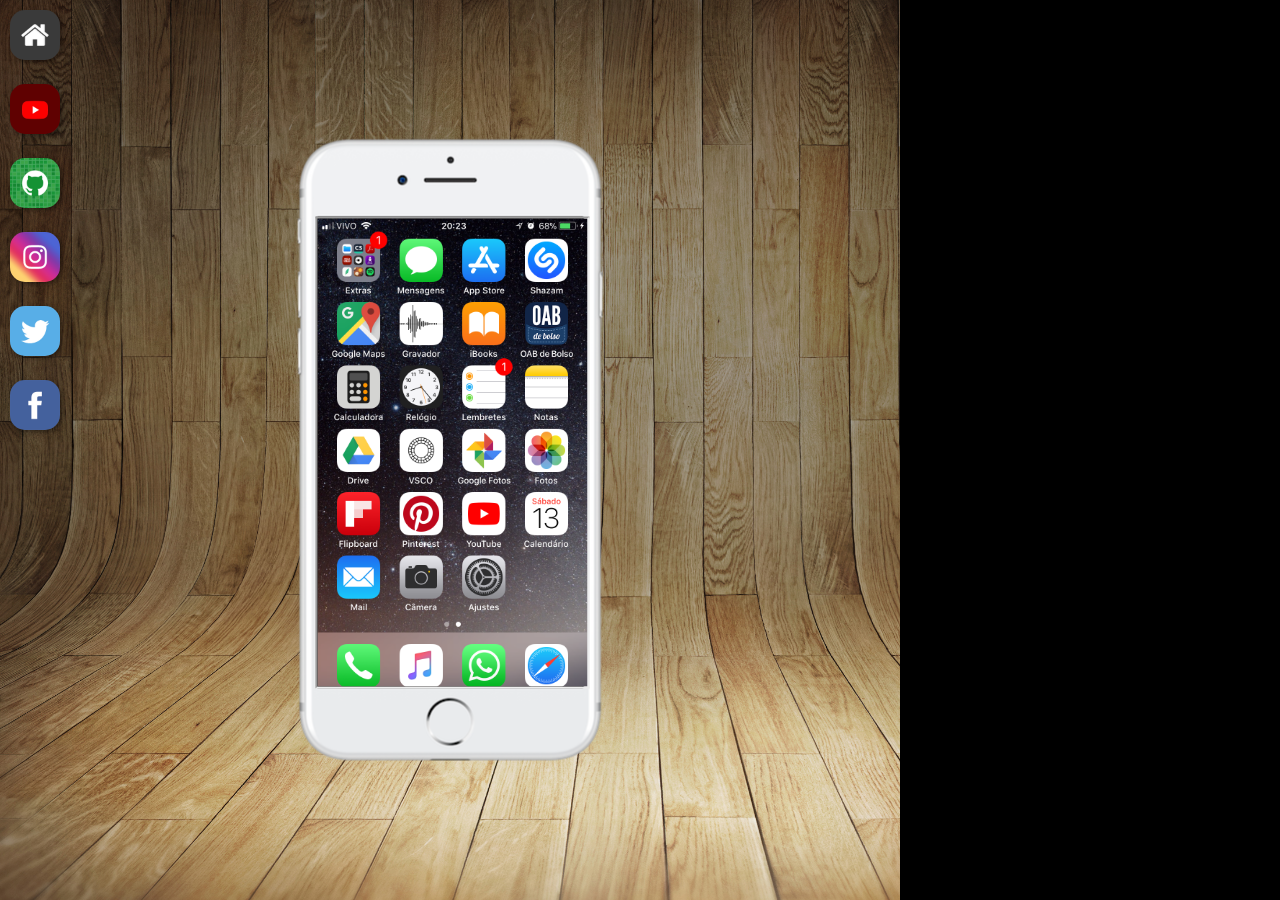
<file: index.html>
<!DOCTYPE html>
<html lang="pt-br">
<head>
    <meta charset="UTF-8">
    <meta name="viewport" content="width=device-width, initial-scale=1.0">
    <link rel="shortcut icon" href="favicon.ico" type="image/x-icon">
    <link rel="stylesheet" href="estilos/style.css">
    <title>Projeto Redes Sociais</title>
</head>
<body>
    <main>
        <section id="telefone">
            <iframe src="home.html" name="tela" id="tela"></iframe>
        </section>
        <section id="redes-socias">
            <a href="home.html" target="tela"> <img src="imagens/logo-home.jpg" alt=""></a></br>
            <a href="youtube.html" target="tela"><img src="imagens/logo-youtube.jpg" alt=""></a></br>
            <a href="github.html"target="tela"><img src="imagens/logo-github.jpg" alt=""></a></br>
            <a href="instagram.html" target="tela"><img src="imagens/logo-instagram.jpg" alt=""></a></br>
            <a href="twitter.html" target="tela"><img src="imagens/logo-twitter.jpg" alt=""></a></br>
            <a href="facebook.html" target="tela"><img src="imagens/logo-facebook.jpg" alt=""></a></br>
        </section>
    </main>
    
</body>
</html>
</file>
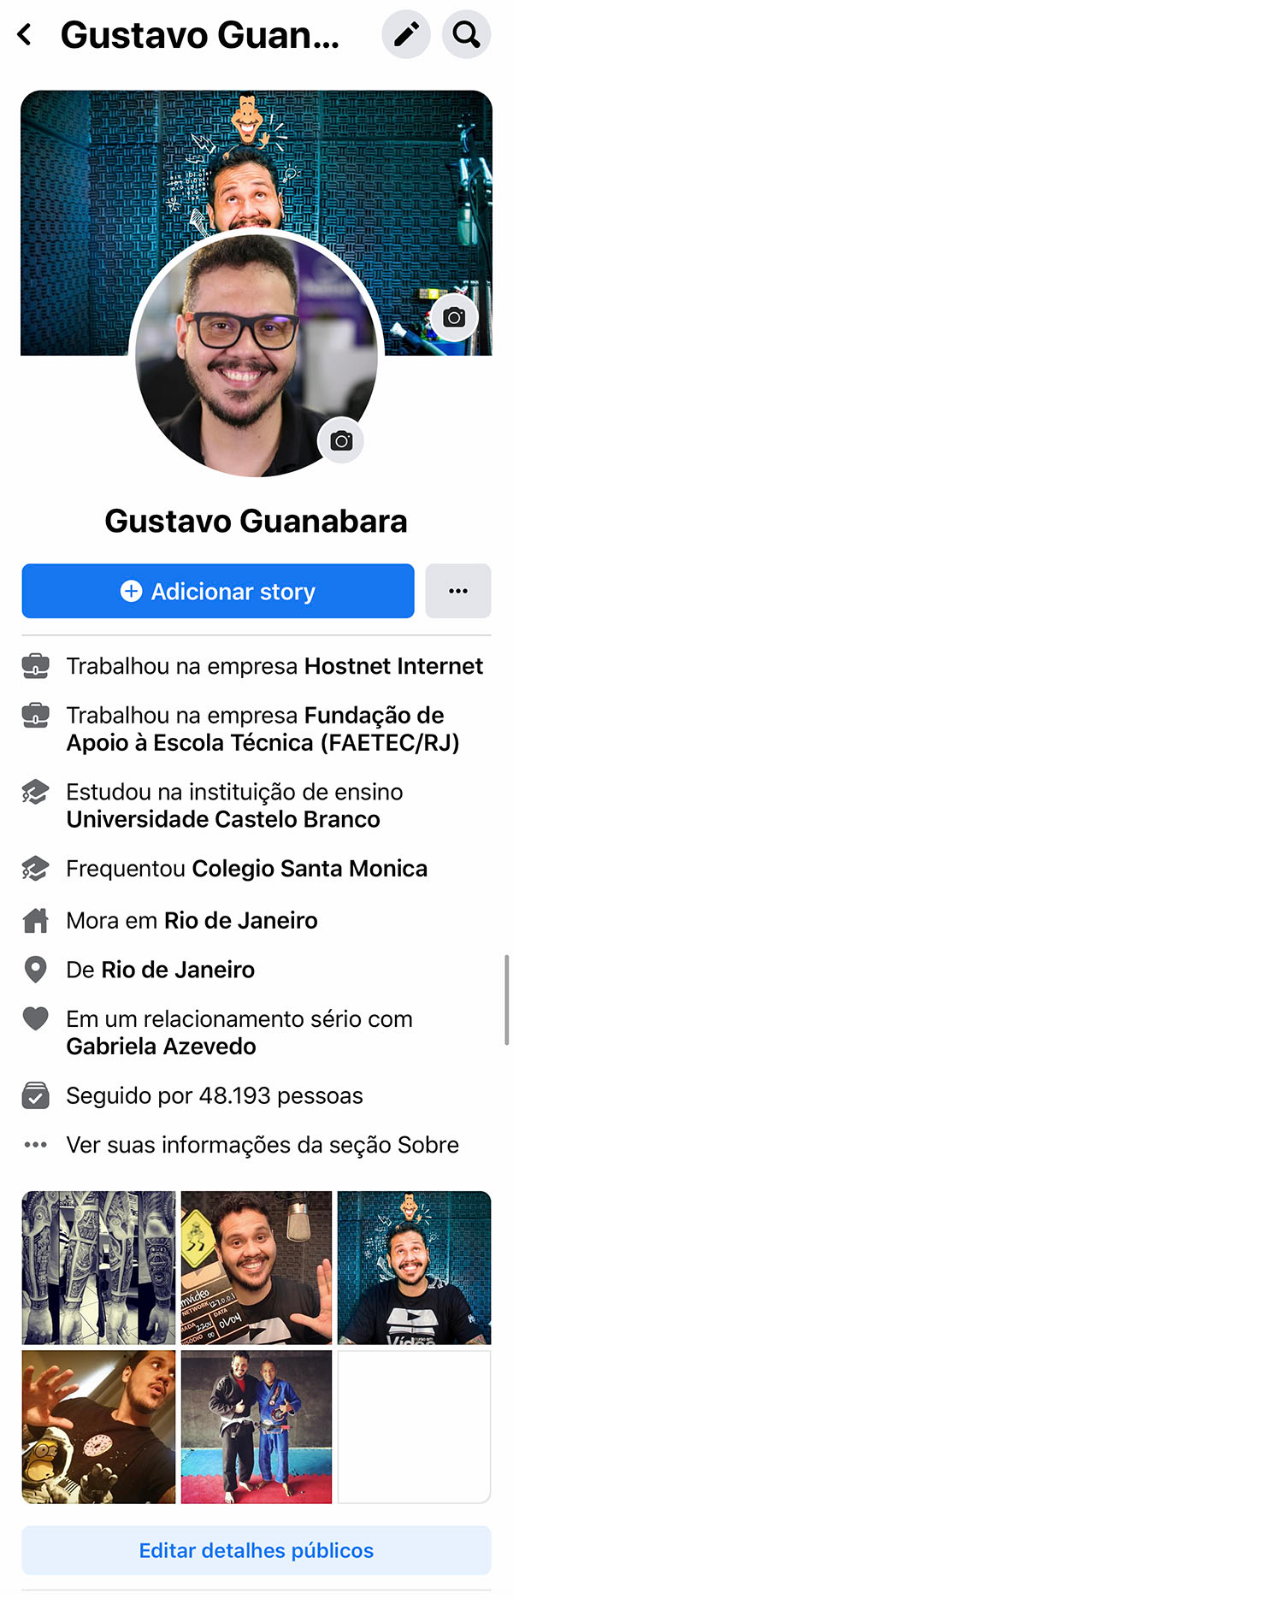
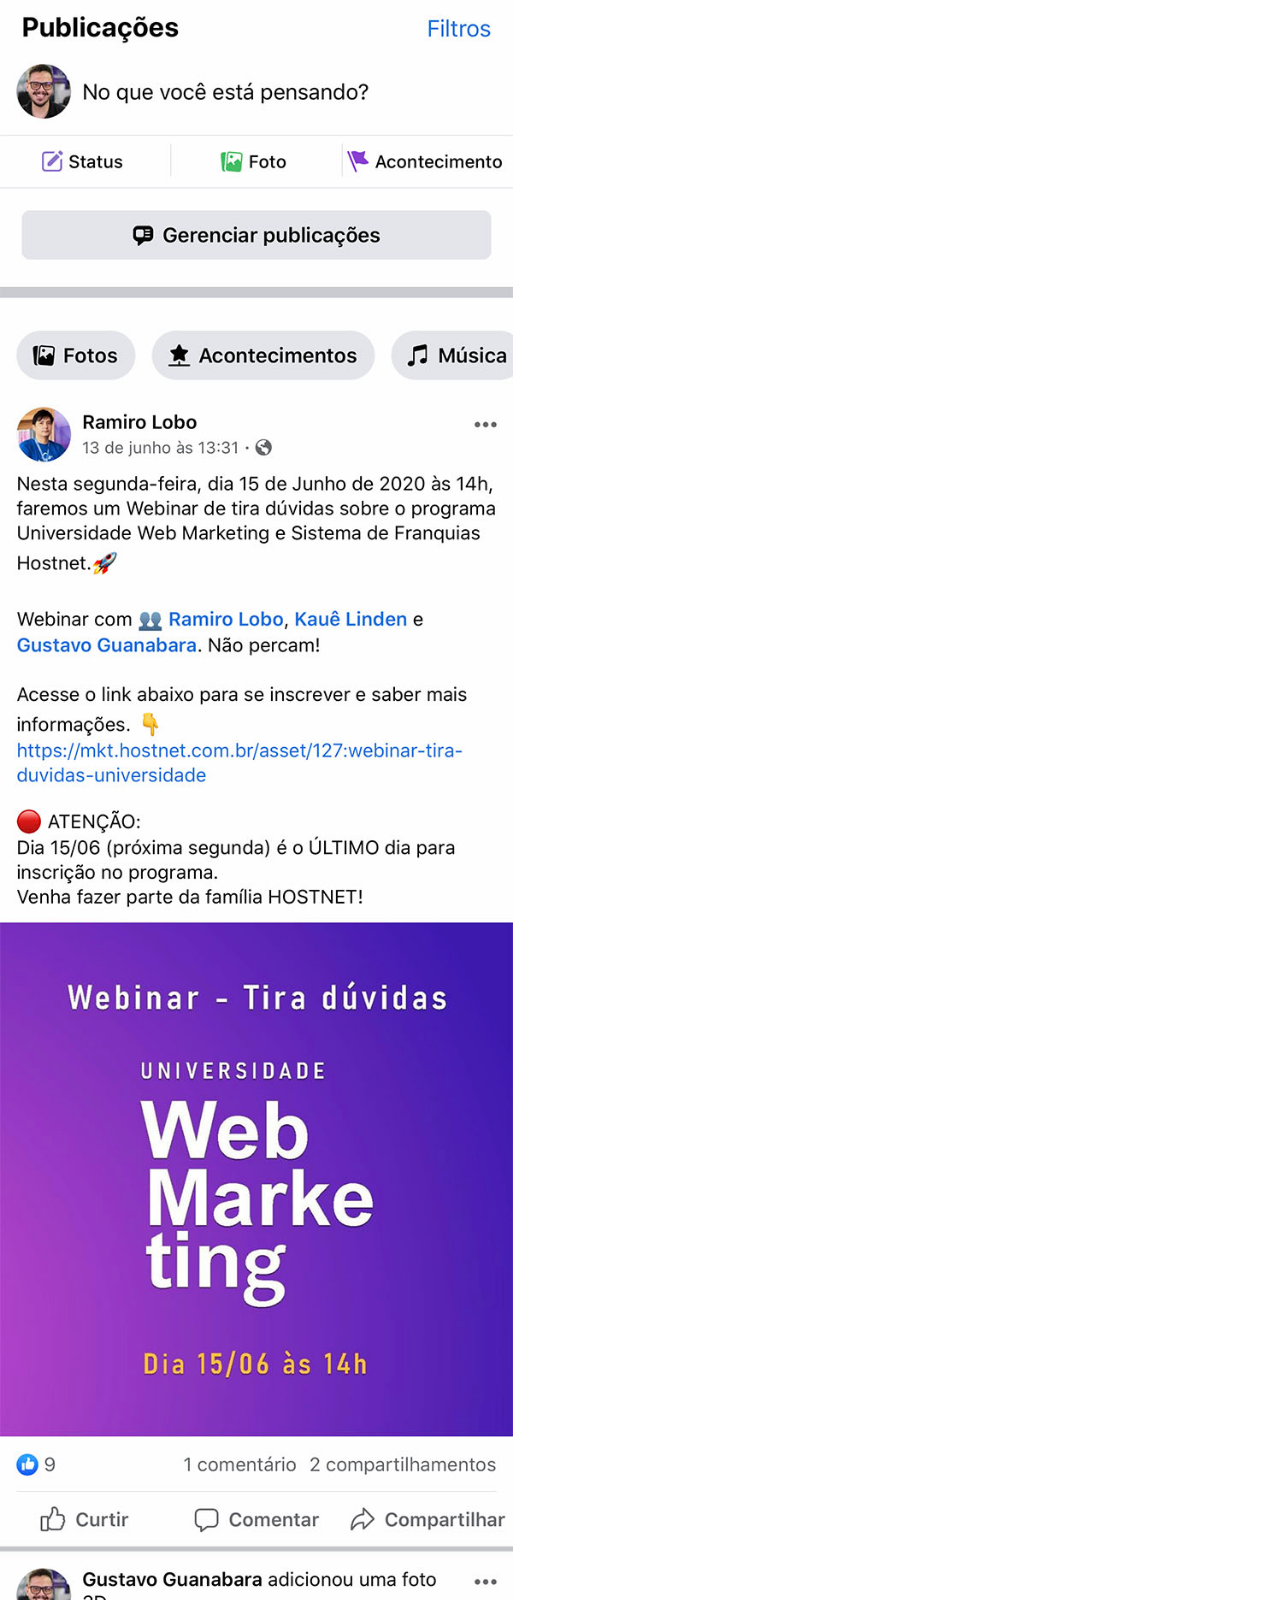
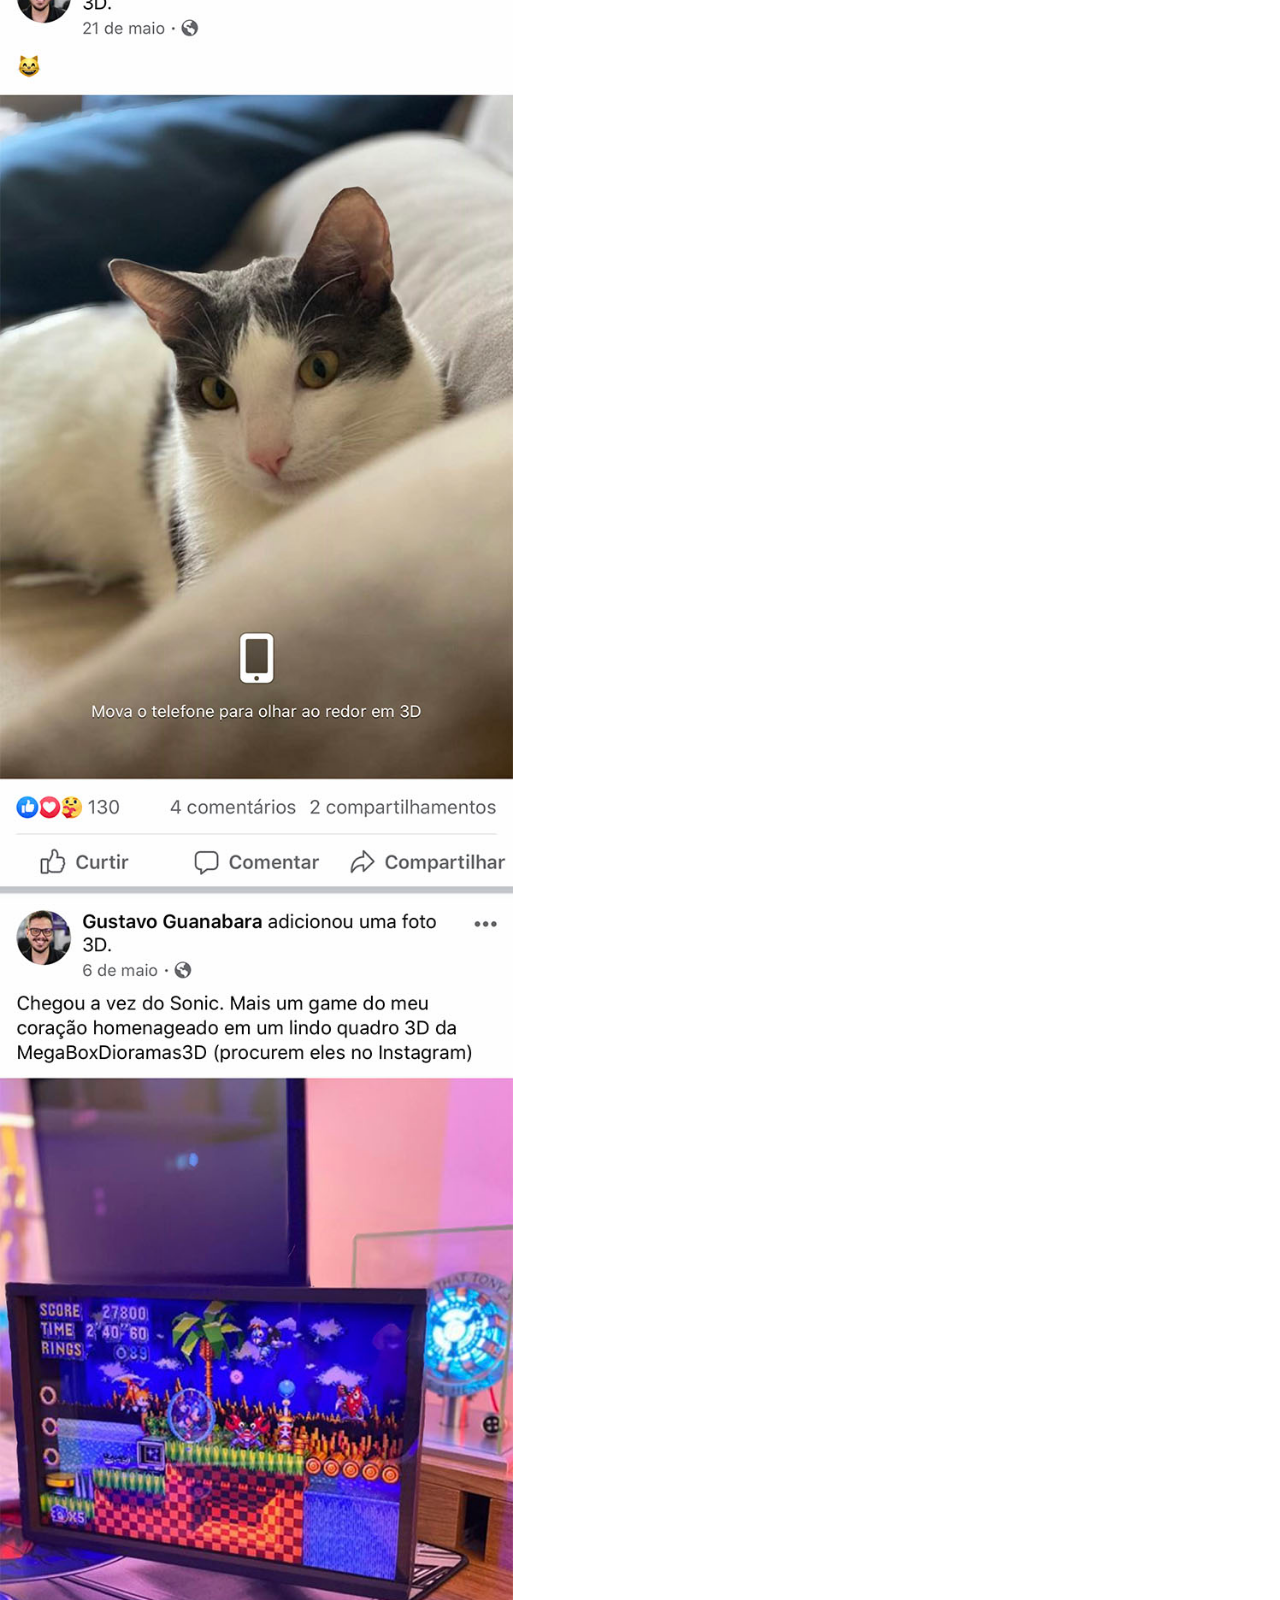
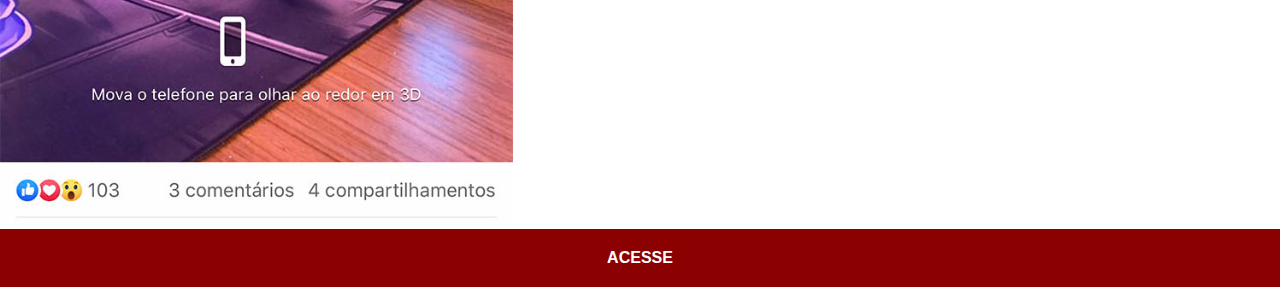
<file: facebook.html>
<!DOCTYPE html>
<html lang="pt-br">
<head>
    <meta charset="UTF-8">
    <meta name="viewport" content="width=device-width, initial-scale=1.0">
    <title>facebook</title>
    <link rel="stylesheet" href="estilos/social.css">
</head>
<body>
    <img src="imagens/tela-facebook.jpg" alt="">
    <a href="https://www.facebook.com/gustavoguanabara/?locale=pt_BR" target="_blank">ACESSE</a>
    
</body>
</html>
</file>
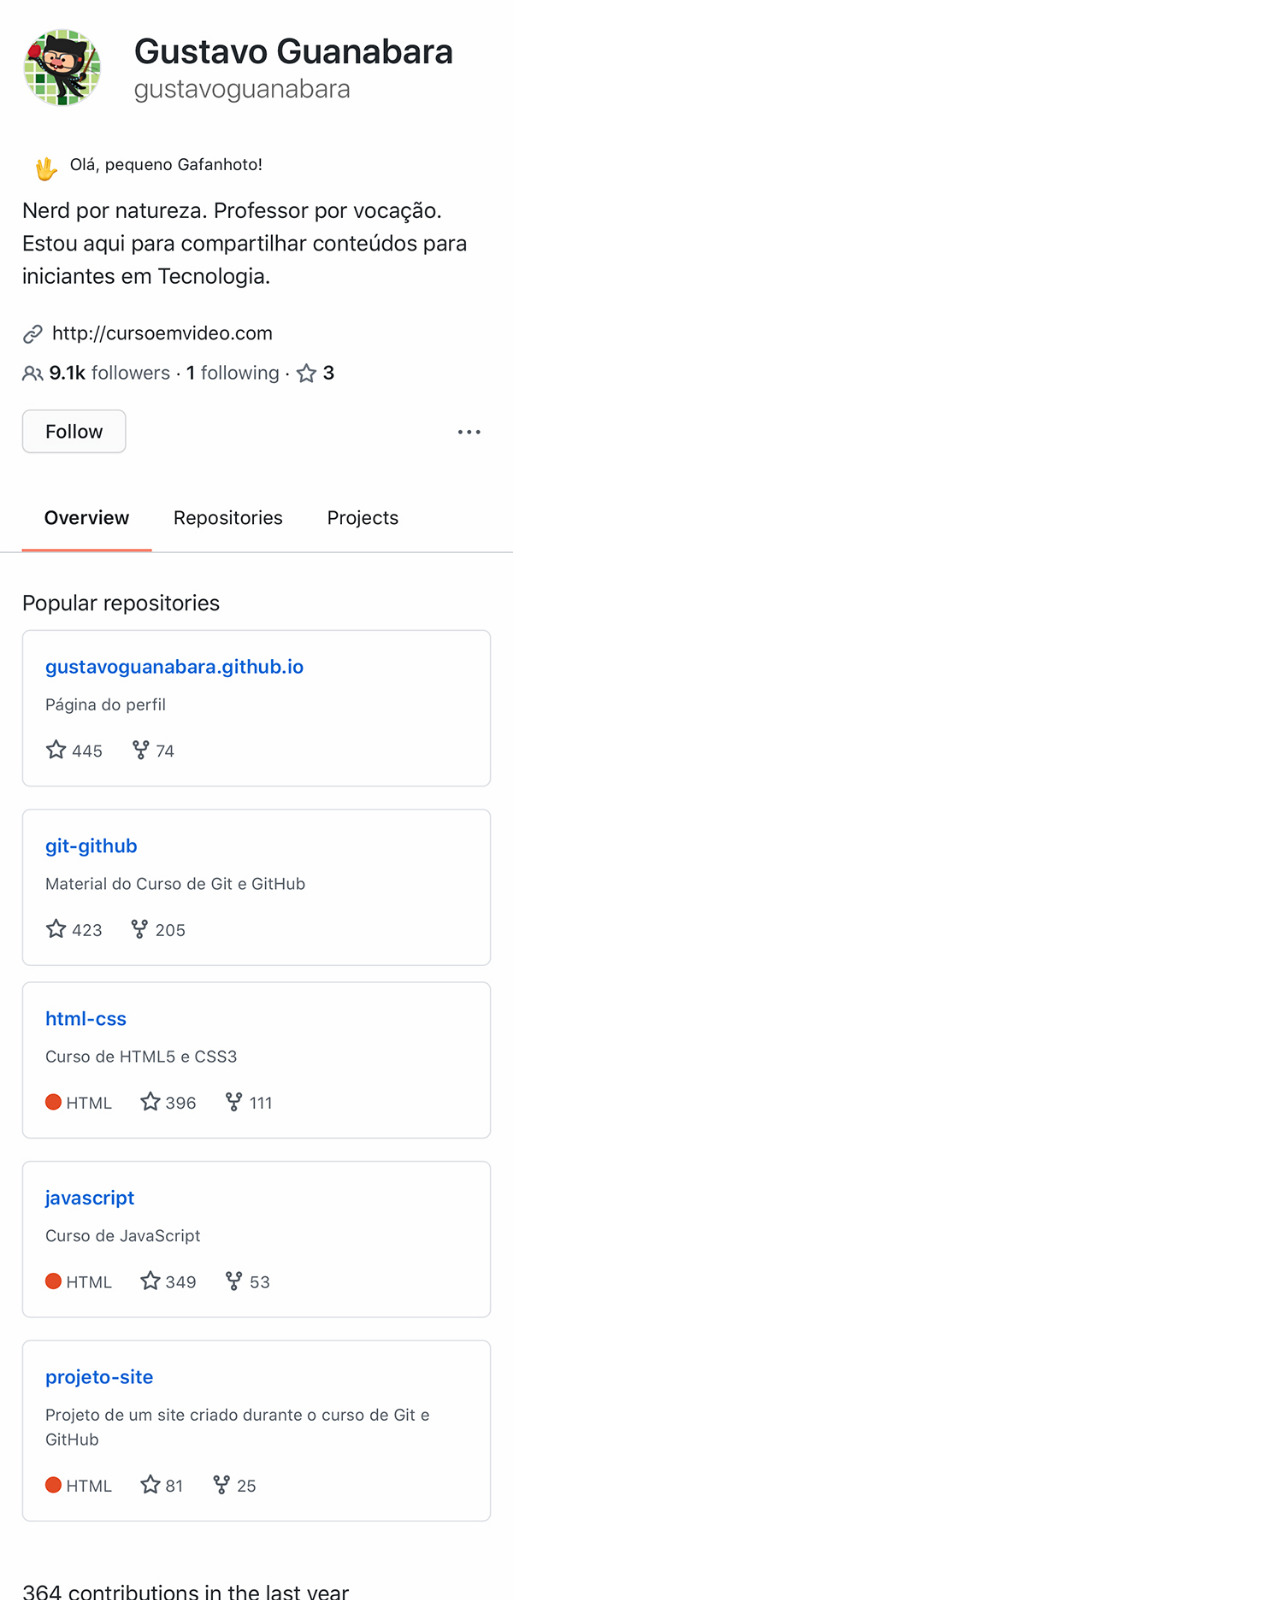
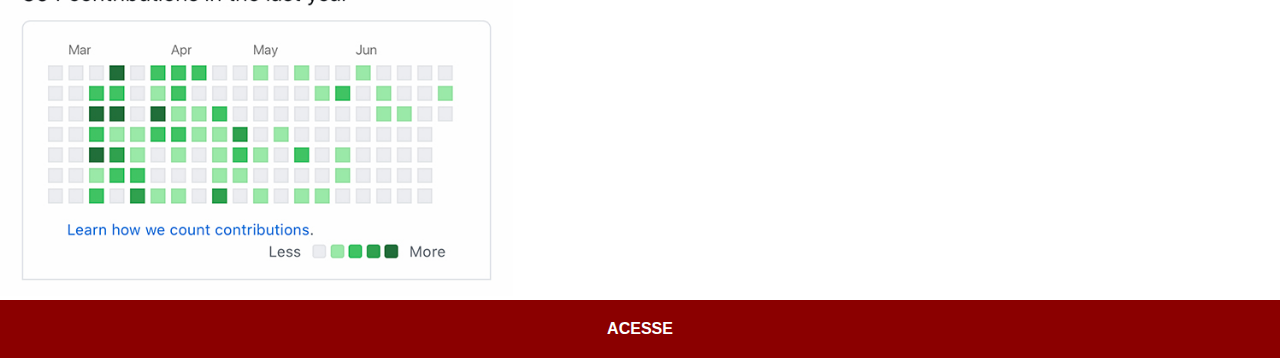
<file: github.html>
<!DOCTYPE html>
<html lang="pt-br">
<head>
    <meta charset="UTF-8">
    <meta name="viewport" content="width=device-width, initial-scale=1.0">
    <title>GitHub</title>
    <link rel="stylesheet" href="estilos/social.css">
</head>
<body>
    <img src="imagens/tela-github.jpg" alt="">
    <a href="https://github.com/gustavoguanabara" target="_blank">ACESSE</a>
    
</body>
</html>
</file>
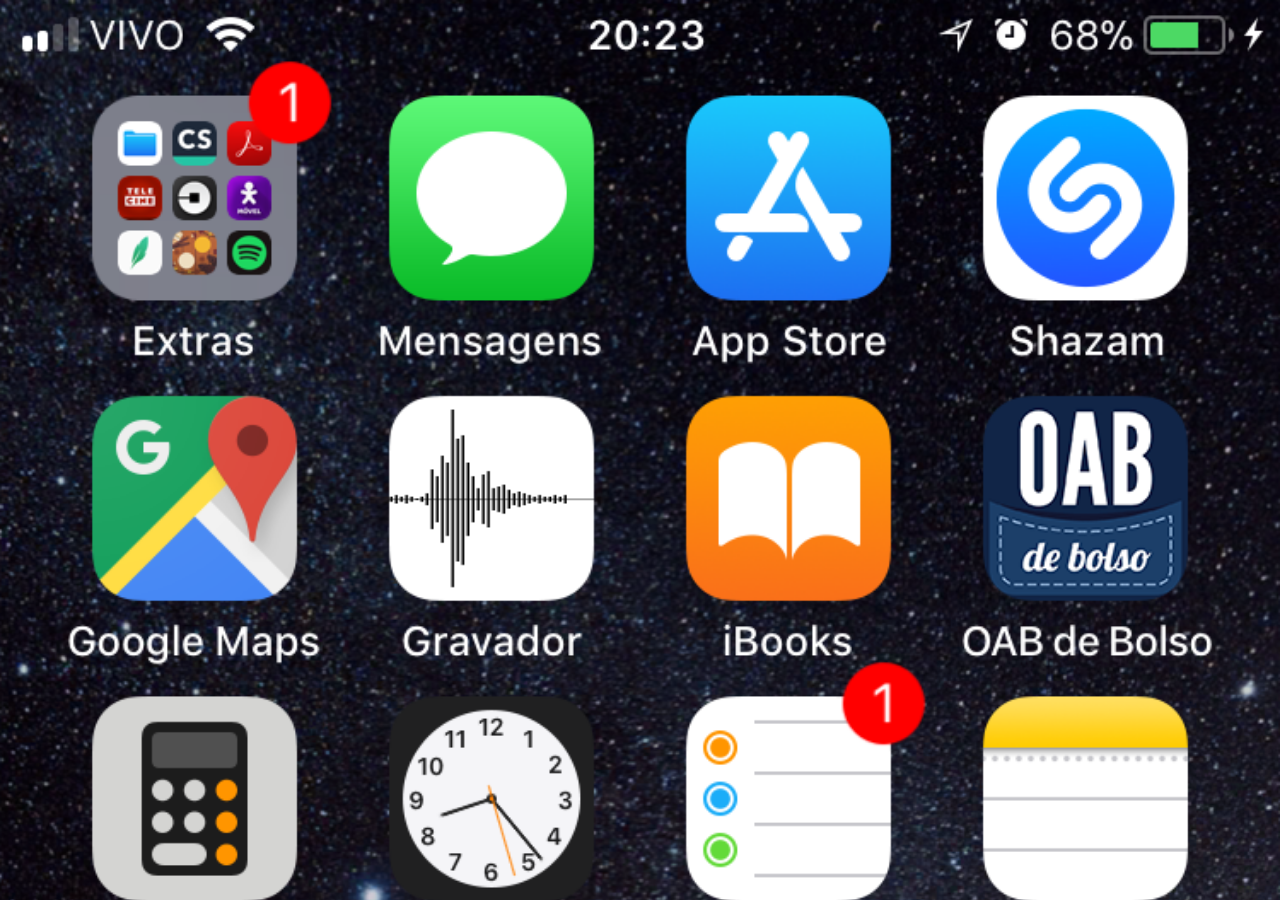
<file: home.html>
<!DOCTYPE html>
<html lang="pt-br">
<head>
    <meta charset="UTF-8">
    <meta name="viewport" content="width=device-width, initial-scale=1.0">
    <title>Home</title>
    <style>
        * {
            margin: 0px;
            padding: 0px;

        }

        body {
            height:100vh;
            width: 50vh;
            background: url("/imagens/tela-iphone.png") no-repeat top center;
            background-size: cover;
          

        }
    </style>
</head>
<body>
    
</body>
</html>
</file>
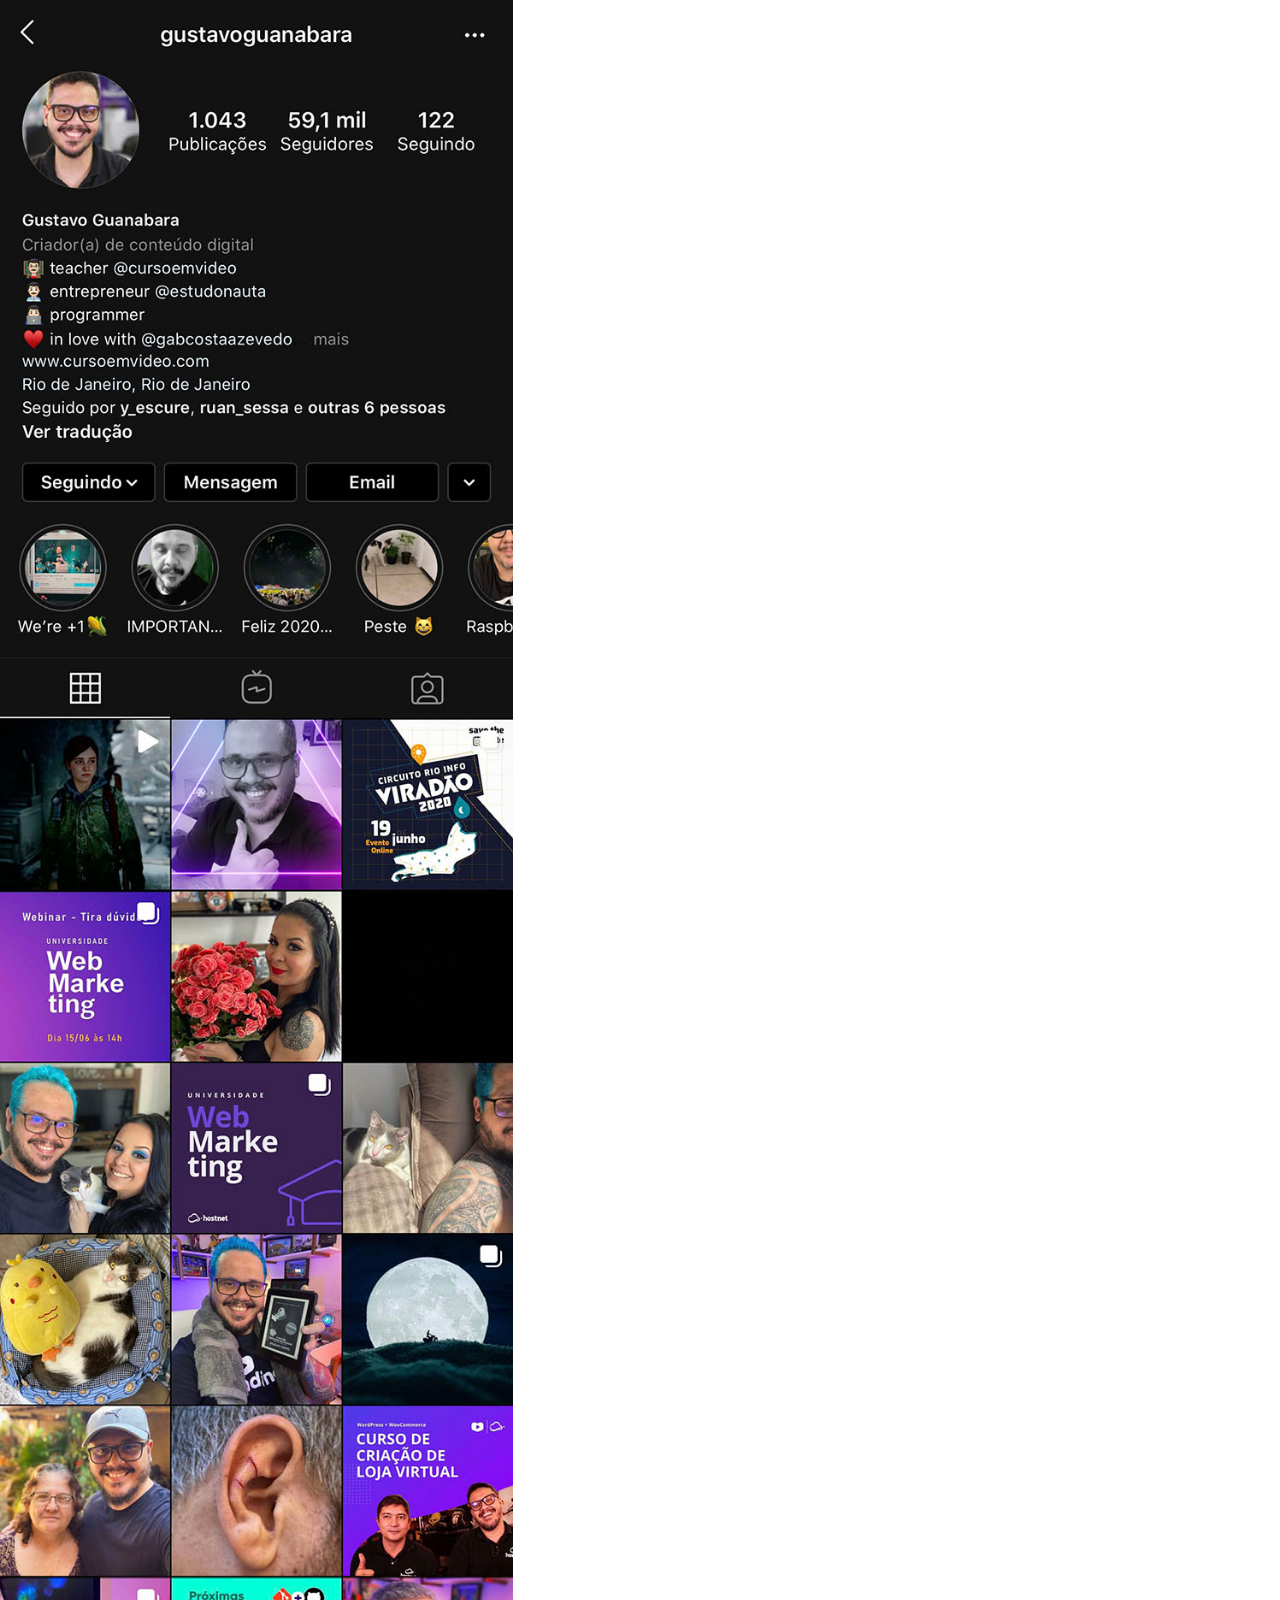
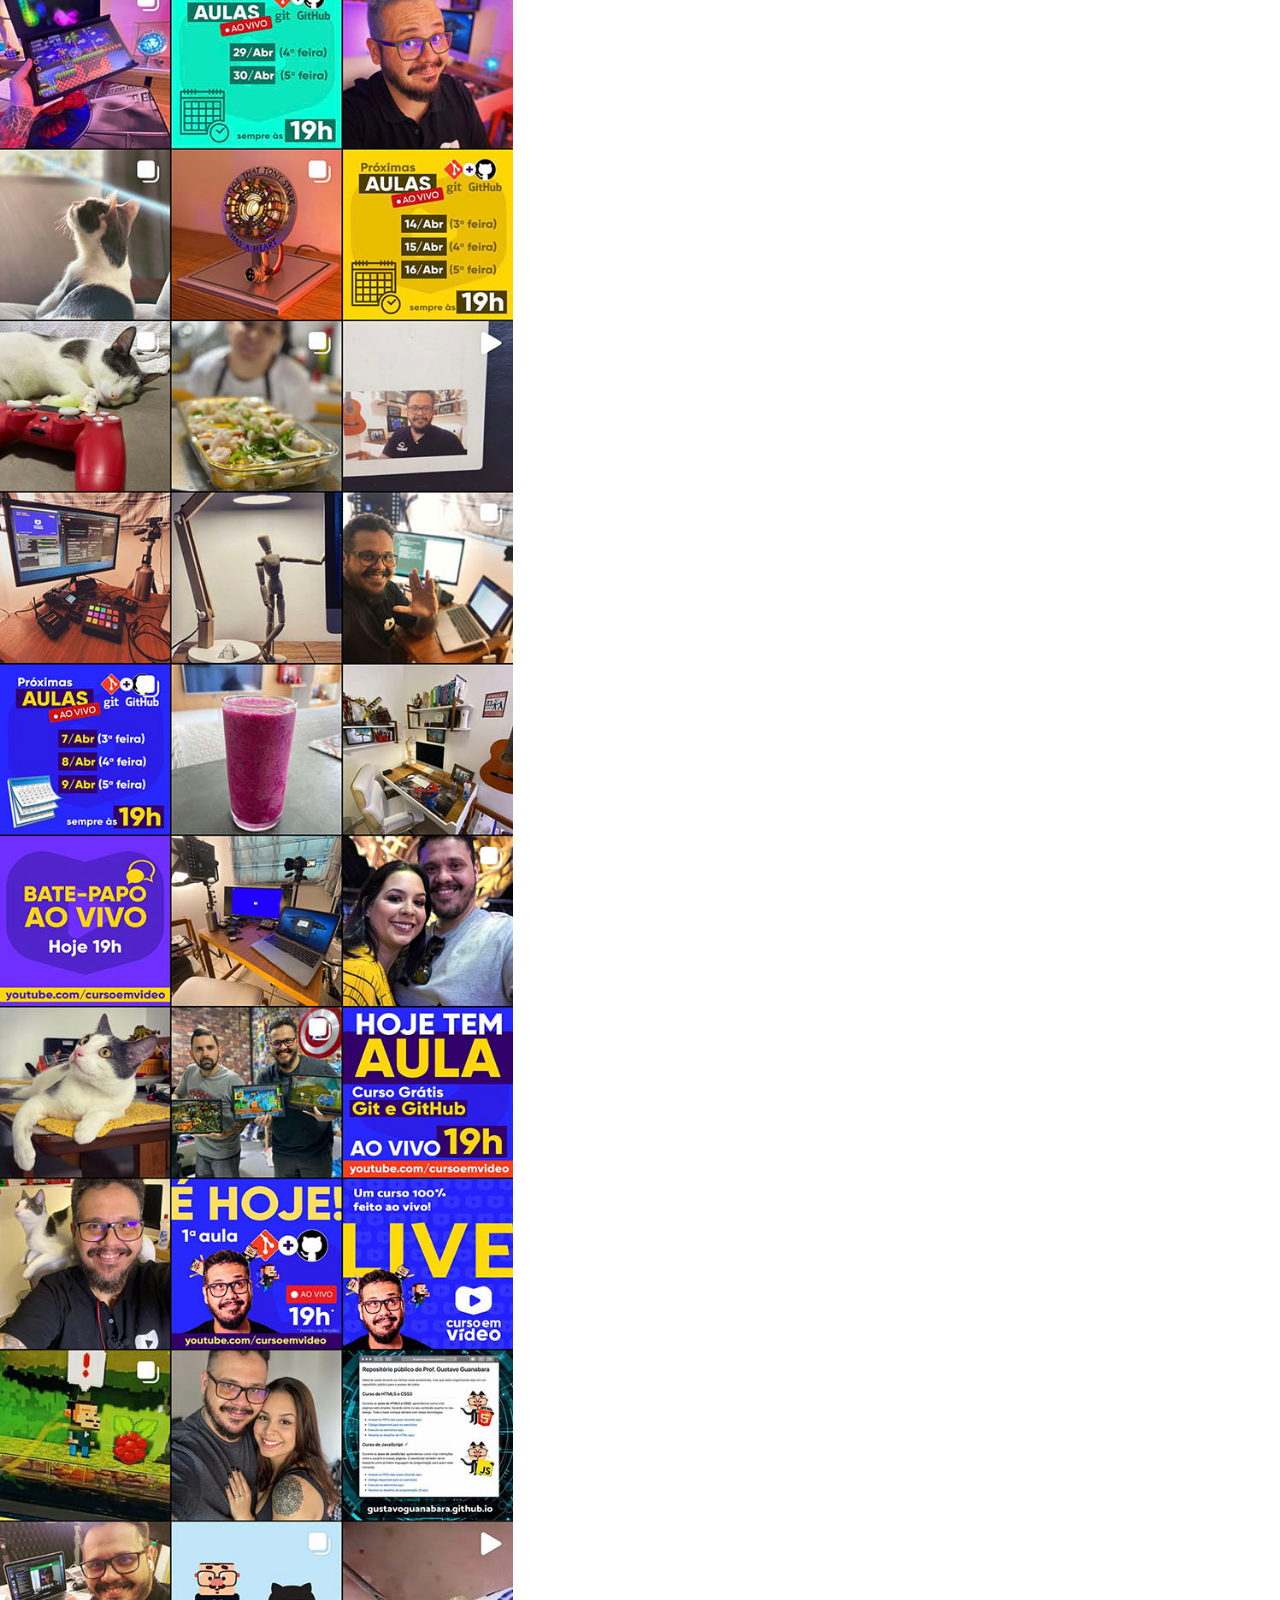
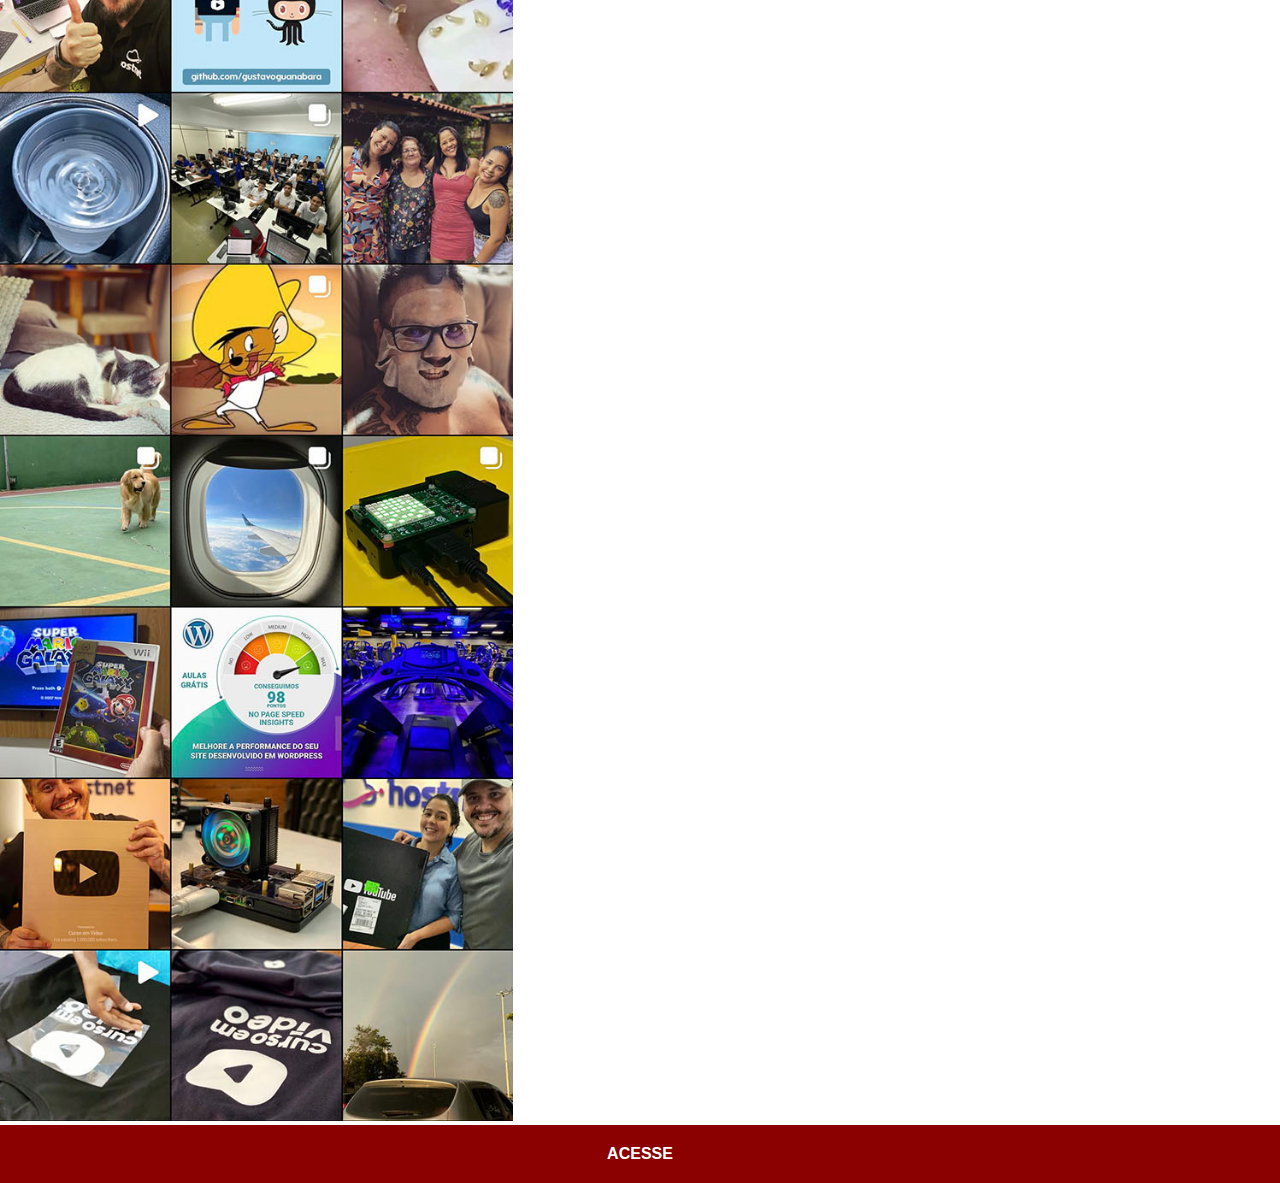
<file: instagram.html>
<!DOCTYPE html>
<html lang="pt-br">
<head>
    <meta charset="UTF-8">
    <meta name="viewport" content="width=device-width, initial-scale=1.0">
    <title>Instagram</title>
    <link rel="stylesheet" href="estilos/social.css">
</head>
<body>
    <img src="imagens/tela-instagram.jpg" alt="">
    <a href="https://www.instagram.com/gustavoguanabara/?hl=pt" target="_blank">ACESSE</a>
</body>
</html>
</file>
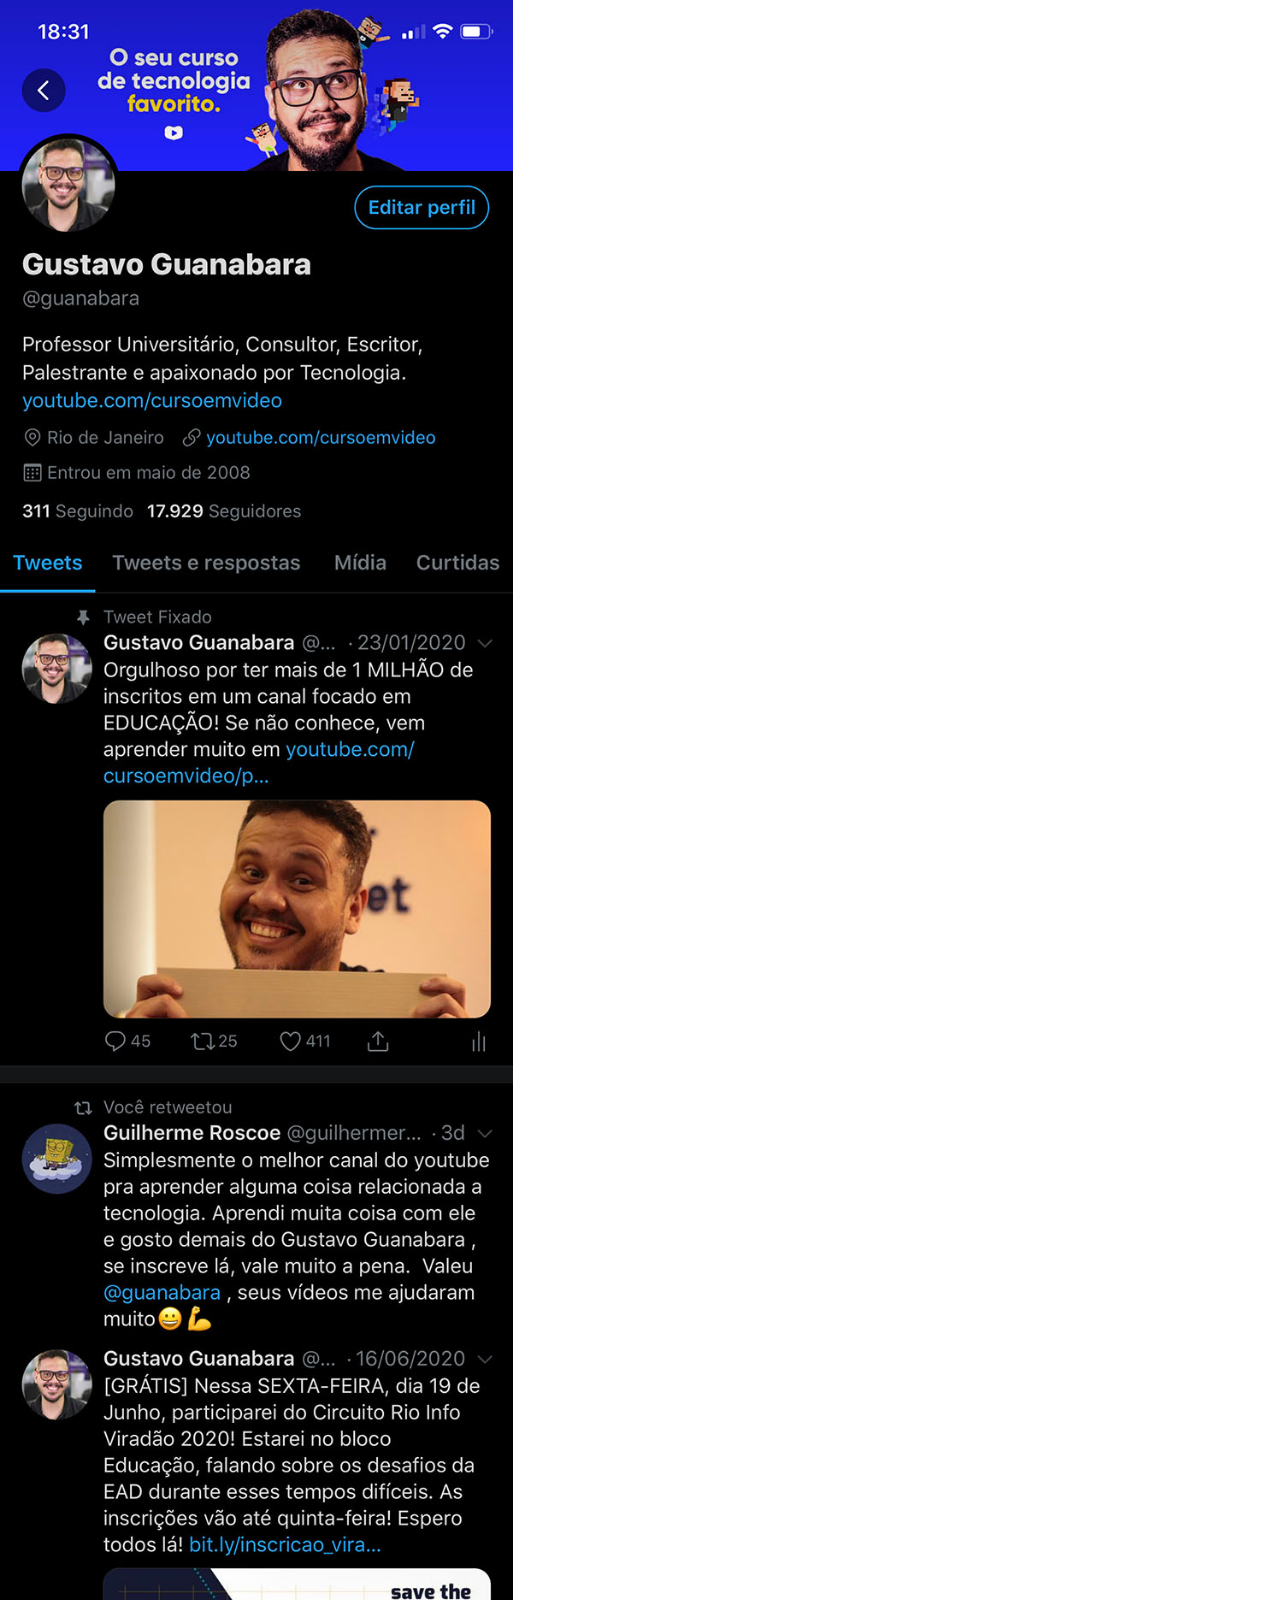
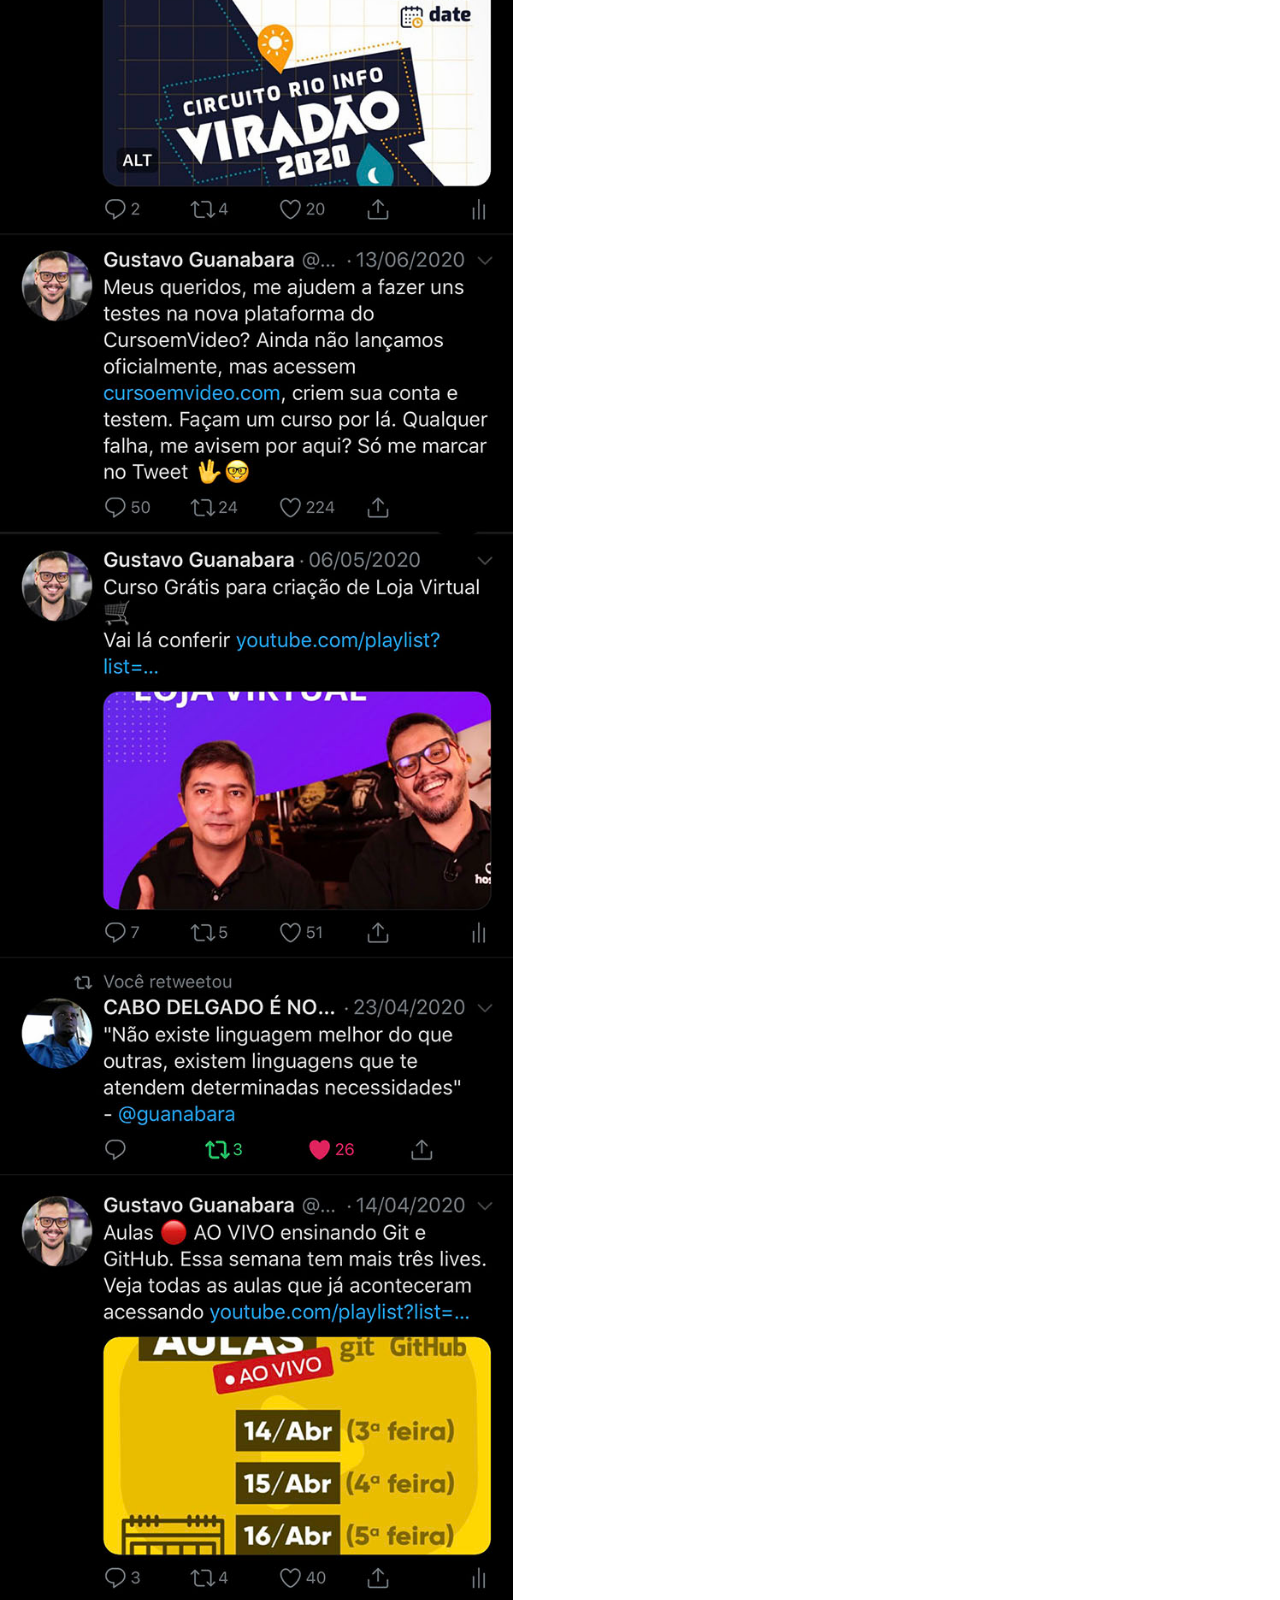
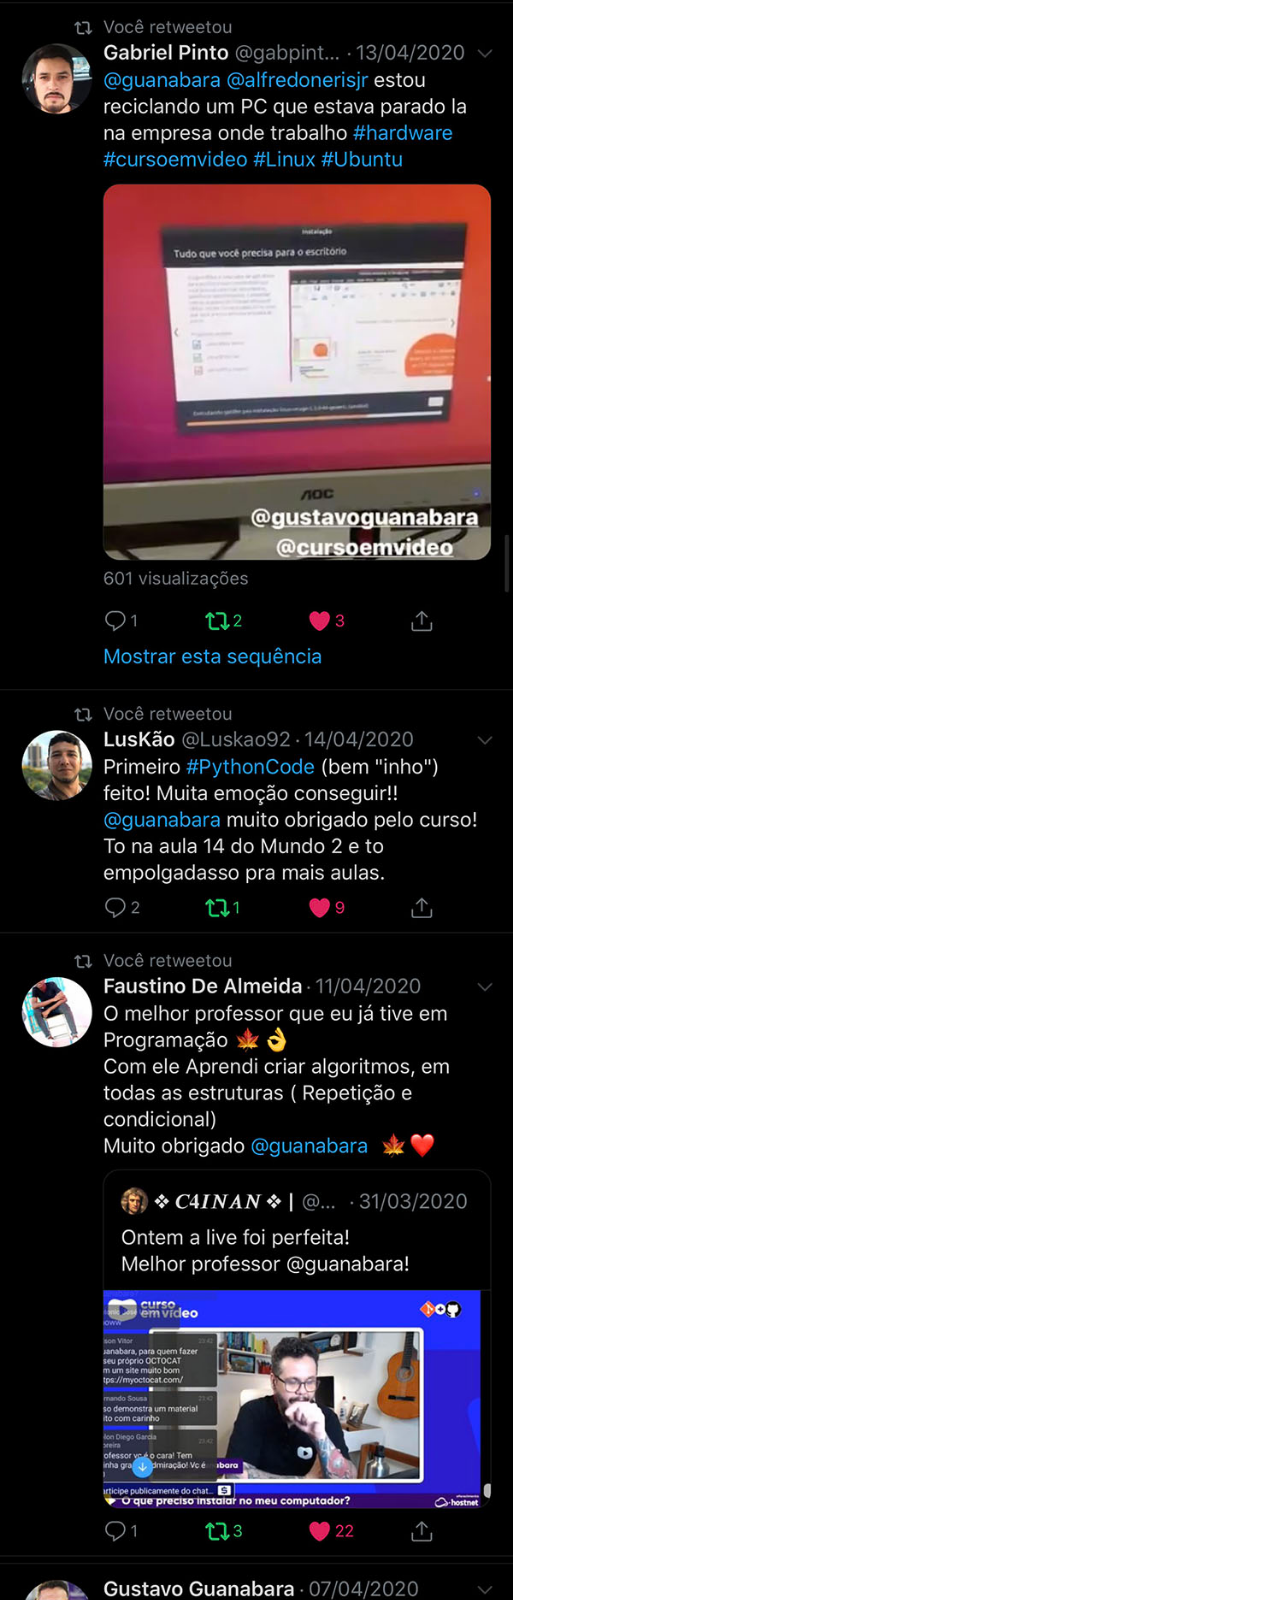
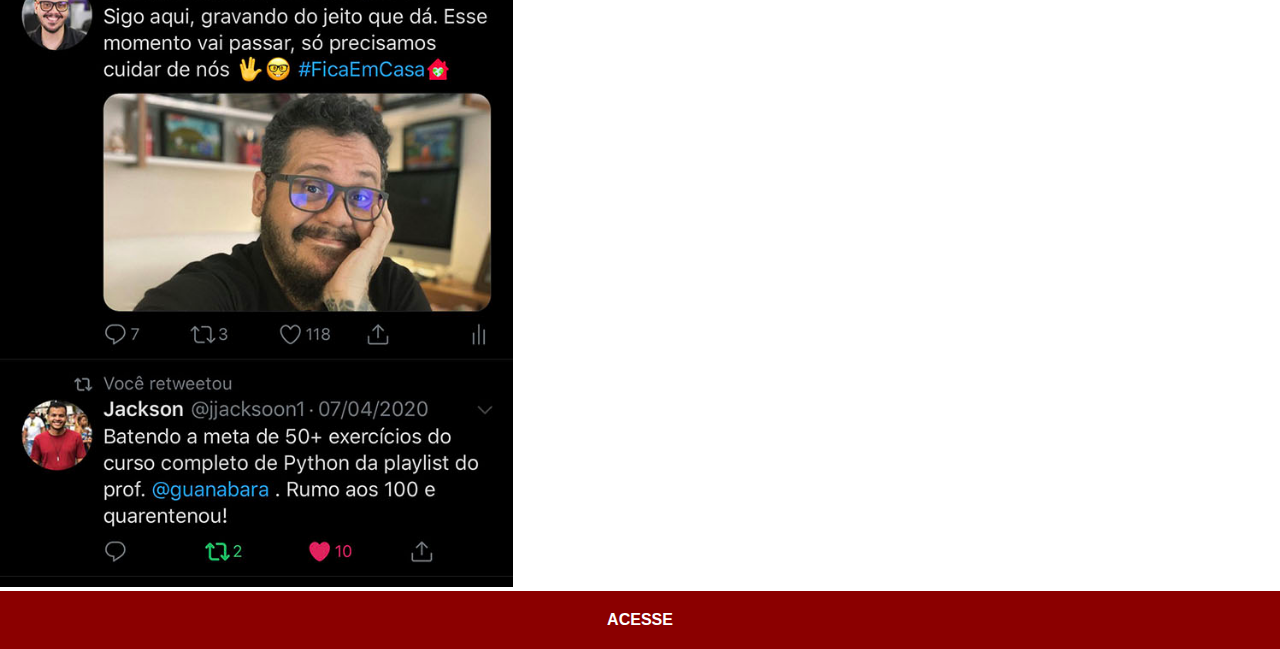
<file: twitter.html>
<!DOCTYPE html>
<html lang="pt-br">
<head>
    <meta charset="UTF-8">
    <meta name="viewport" content="width=device-width, initial-scale=1.0">
    <title>Twiter</title>
    <link rel="stylesheet" href="estilos/social.css">
</head>
<body>
    <img src="imagens/tela-twitter.jpg" alt="">
    <a href="https://twitter.com/guanabara" target="_blank">ACESSE</a>
    
</body>
</html>
</file>
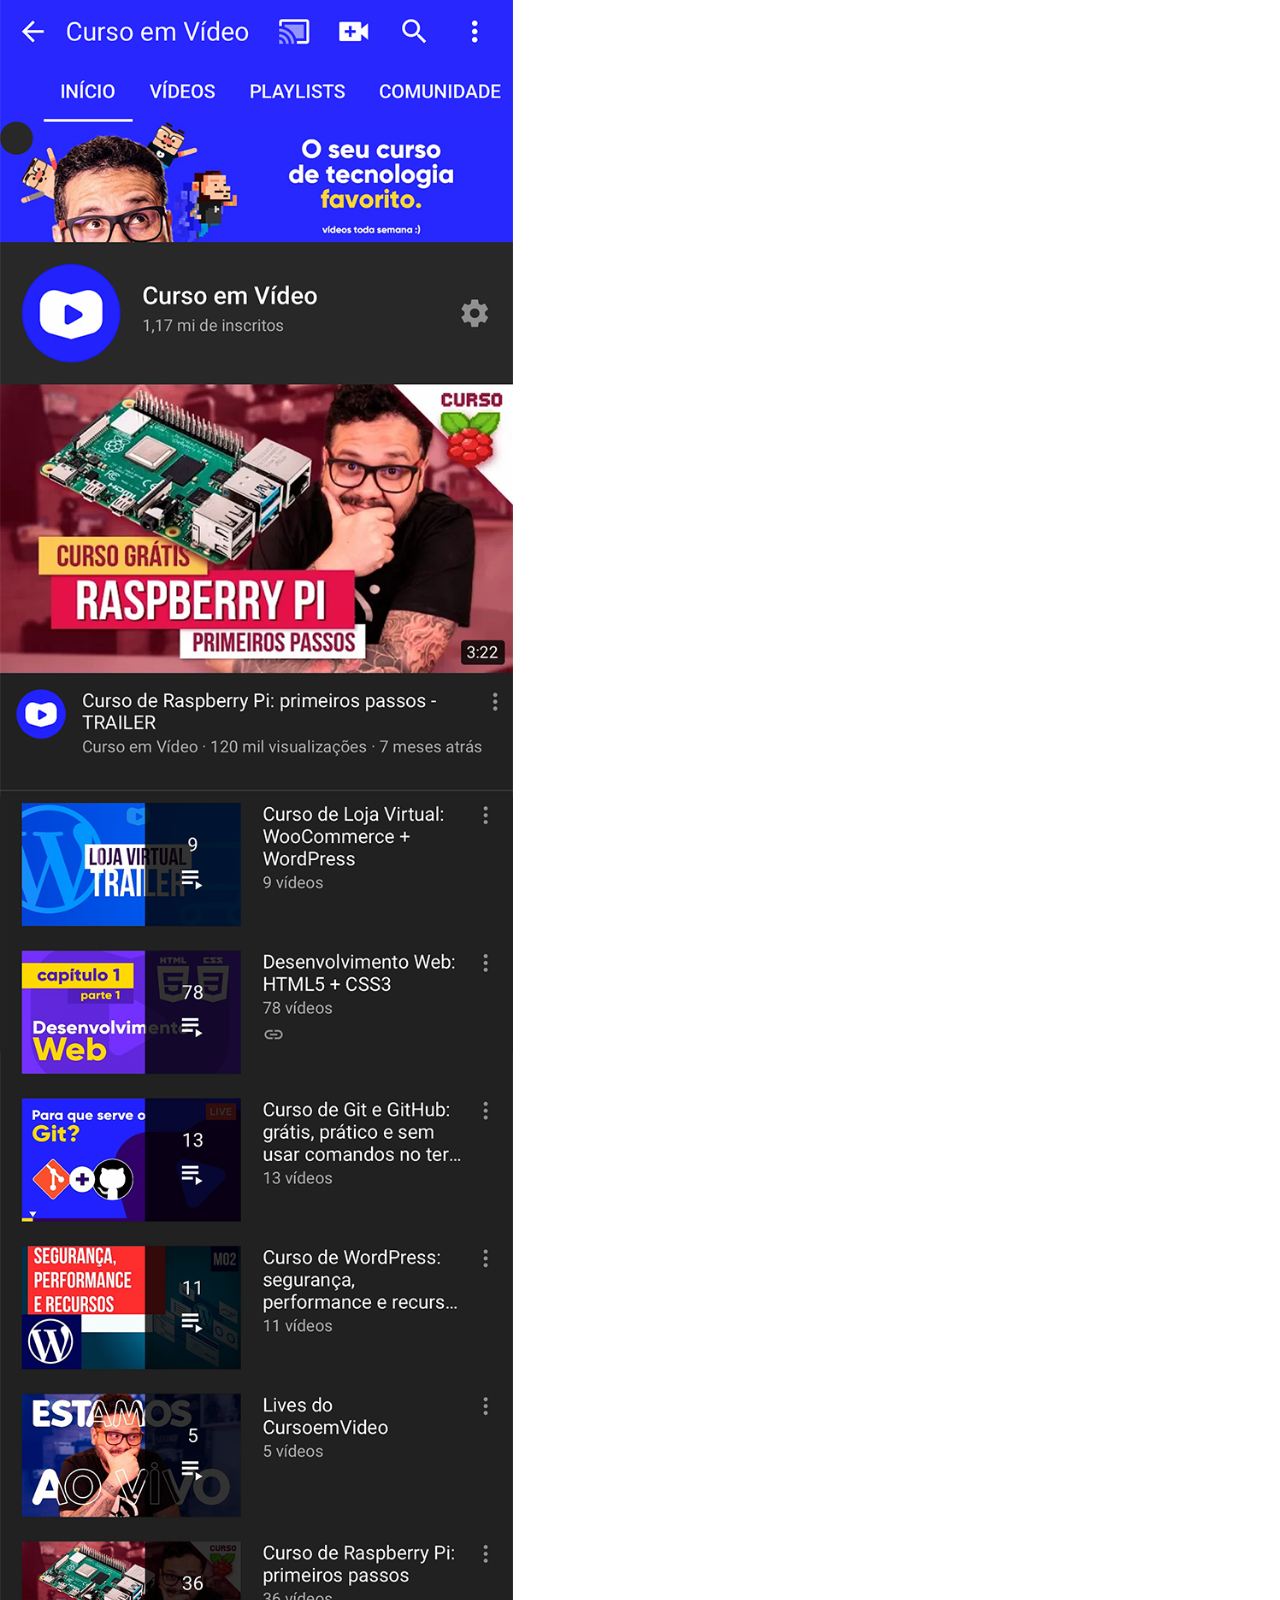
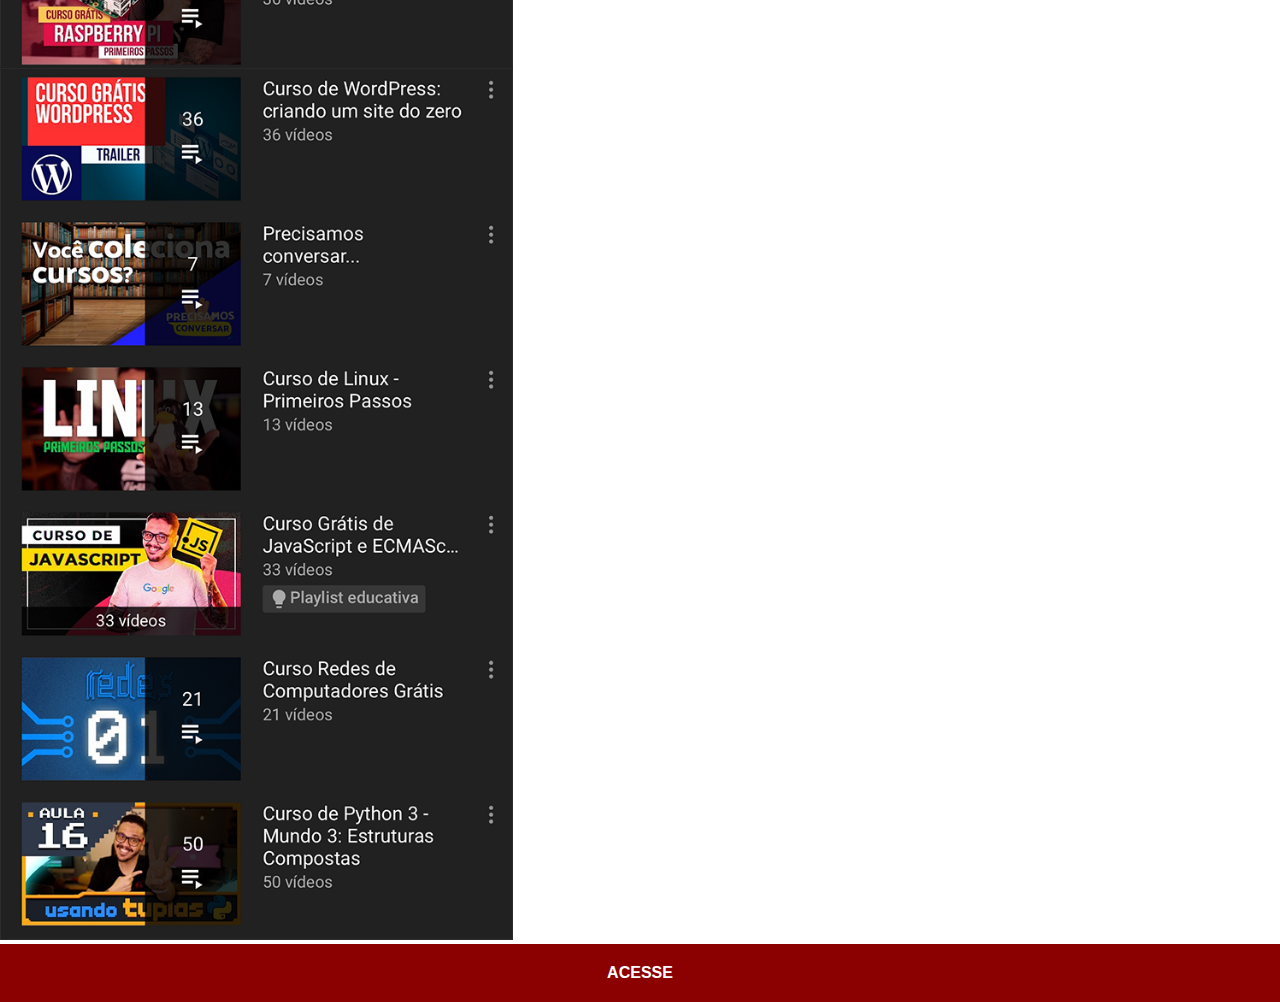
<file: youtube.html>
<!DOCTYPE html>
<html lang="pt-br">
<head>
    <meta charset="UTF-8">
    <meta name="viewport" content="width=device-width, initial-scale=1.0">
    <title>Youtube</title>
    <link rel="stylesheet" href="estilos/social.css">

</head>
<body>
    <img src="imagens/tela-youtube.png" alt="">
    <a href="https://www.youtube.com/watch?v=zHKHMmEG9vE&list=PLHz_AreHm4dkcVCk2Bn_fdVQ81Fkrh6WT" target="_blank">ACESSE</a>
    
</body>
</html>
</file>
<file: estilos/style.css>
@charset "UTF-8";

* {
    margin: 0px;
    padding: 0px;
    font-family: Arial, Helvetica, sans-serif;
}

html, body {
    height: 100vh;
    width: 100vh;
    background-color: black;
}

body {
    background: url("../imagens/fundo-madeira.jpg") no-repeat top center;
    background-size: cover;
    background-attachment: fixed;
    
}

main {
    height: 100vh;
    position: relative;

}

section#telefone {
    position: absolute;
    top: 50%;
    left: 50%;
    transform: translate(-50%, -50%);

    height: 627px;
    width: 311px;
    background: url("../imagens/frame-iphone.png");
}

iframe#tela {
    position: relative;
    top: 80px;
    left: 21px;
    width: 270px;
    height: 468px;
   
}

section#redes-socias img {
    width: 50px;
    margin: 10px;
    border-radius: 30%;
    box-shadow:  2px 2px 5px rgba(0, 0, 0, 0.429);
    box-sizing: border-box;

}

section#redes-socias img:hover {
    border: 2px solid rgba(255, 255, 255, 0.534);
    transform: translate(-3px, -3px);
    box-shadow: 5px 5px rgba(0, 0, 0, 0.525);
    transition: transition .3s;
}
</file>
<file: estilos/social.css>
@charset "UTF-8";

 * {
    margin: 0px;
    padding: 0px;
    font-family: Arial, Helvetica, sans-serif
}
::-webkit-scrollbar {
    width: 0px;
    height: 0px;
}
img {
    width: 57vh;

}

a {
    display: block;
    background-color: darkred;
    color: white;
    padding: 20px;
    text-align: center;
    font-weight: bolder;
    text-decoration: none;

}

a:hover {
    background-color: red;
}
</file>
